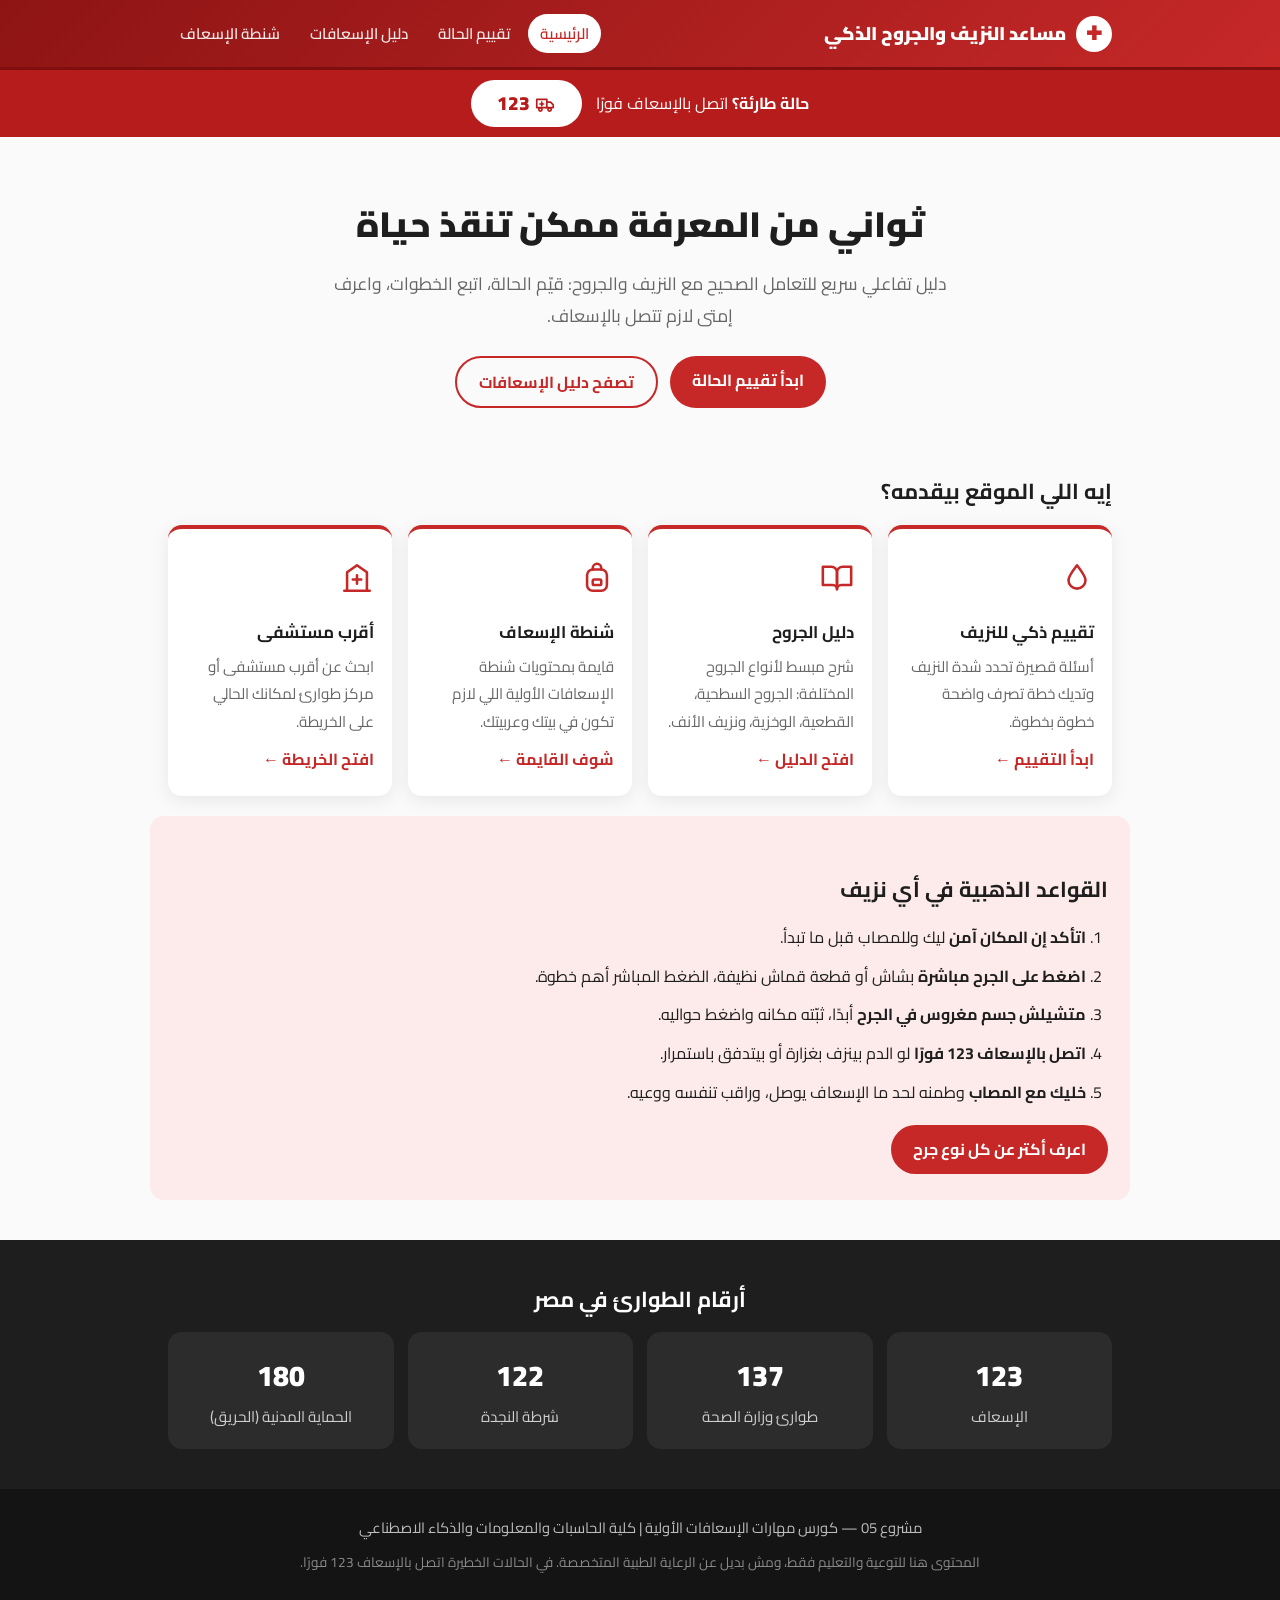
<file: index.html>
<!DOCTYPE html>
<html lang="ar" dir="rtl">
<head>
  <meta charset="UTF-8">
  <meta name="viewport" content="width=device-width, initial-scale=1.0">
  <title>مساعد النزيف والجروح الذكي | الرئيسية</title>
  <link rel="preconnect" href="https://fonts.googleapis.com">
  <link rel="preconnect" href="https://fonts.gstatic.com" crossorigin>
  <link href="https://fonts.googleapis.com/css2?family=Cairo:wght@400;600;700;900&display=swap" rel="stylesheet">
  <link rel="stylesheet" href="css/style.css">
</head>
<body>
  <header class="site-header">
    <div class="container header-inner">
      <a class="brand" href="index.html">
        <span class="brand-cross">✚</span>
        <span>مساعد النزيف والجروح الذكي</span>
      </a>
      <nav class="main-nav">
        <a href="index.html" class="active">الرئيسية</a>
        <a href="assessment.html">تقييم الحالة</a>
        <a href="guide.html">دليل الإسعافات</a>
        <a href="kit.html">شنطة الإسعاف</a>
      </nav>
    </div>
  </header>

  <section class="emergency-bar">
    <div class="container emergency-inner">
      <p><strong>حالة طارئة؟</strong> اتصل بالإسعاف فورًا</p>
      <a class="btn btn-emergency" href="tel:123"><svg class="icon" viewBox="0 0 24 24"><path d="M3 7h11v9H3z"/><path d="M14 10h4l3 3v3h-7"/><circle cx="7" cy="18" r="1.8"/><circle cx="17" cy="18" r="1.8"/><path d="M8.5 10v4M6.5 12h4"/></svg> 123</a>
    </div>
  </section>

  <main>
    <section class="hero">
      <div class="container">
        <h1>ثواني من المعرفة ممكن تنقذ حياة</h1>
        <p class="hero-sub">
          دليل تفاعلي سريع للتعامل الصحيح مع النزيف والجروح:
          قيّم الحالة، اتبع الخطوات، واعرف إمتى لازم تتصل بالإسعاف.
        </p>
        <div class="hero-actions">
          <a class="btn btn-primary" href="assessment.html">ابدأ تقييم الحالة</a>
          <a class="btn btn-outline" href="guide.html">تصفح دليل الإسعافات</a>
        </div>
      </div>
    </section>

    <section class="container features">
      <h2>إيه اللي الموقع بيقدمه؟</h2>
      <div class="cards-grid">
        <article class="card">
          <div class="card-icon"><svg class="icon" viewBox="0 0 24 24"><path d="M12 3c3.5 4.5 6 7.6 6 10.5a6 6 0 1 1-12 0C6 10.6 8.5 7.5 12 3z"/></svg></div>
          <h3>تقييم ذكي للنزيف</h3>
          <p>أسئلة قصيرة تحدد شدة النزيف وتديك خطة تصرف واضحة خطوة بخطوة.</p>
          <a href="assessment.html">ابدأ التقييم ←</a>
        </article>
        <article class="card">
          <div class="card-icon"><svg class="icon" viewBox="0 0 24 24"><path d="M2 4h6a4 4 0 0 1 4 4v12a3 3 0 0 0-3-3H2z"/><path d="M22 4h-6a4 4 0 0 0-4 4v12a3 3 0 0 1 3-3h7z"/></svg></div>
          <h3>دليل الجروح</h3>
          <p>شرح مبسط لأنواع الجروح المختلفة: الجروح السطحية، القطعية، الوخزية، ونزيف الأنف.</p>
          <a href="guide.html">افتح الدليل ←</a>
        </article>
        <article class="card">
          <div class="card-icon"><svg class="icon" viewBox="0 0 24 24"><path d="M9 6V5a3 3 0 0 1 6 0v1"/><rect x="5" y="6" width="14" height="15" rx="4"/><rect x="9" y="13" width="6" height="4" rx="1"/></svg></div>
          <h3>شنطة الإسعاف</h3>
          <p>قايمة بمحتويات شنطة الإسعافات الأولية اللي لازم تكون في بيتك وعربيتك.</p>
          <a href="kit.html">شوف القايمة ←</a>
        </article>
        <article class="card">
          <div class="card-icon"><svg class="icon" viewBox="0 0 24 24"><path d="M3 21h18"/><path d="M5 21V8l7-5 7 5v13"/><path d="M12 10v6M9 13h6"/></svg></div>
          <h3>أقرب مستشفى</h3>
          <p>ابحث عن أقرب مستشفى أو مركز طوارئ لمكانك الحالي على الخريطة.</p>
          <a href="https://www.google.com/maps/search/%D9%85%D8%B3%D8%AA%D8%B4%D9%81%D9%89+%D8%B7%D9%88%D8%A7%D8%B1%D8%A6" target="_blank" rel="noopener">افتح الخريطة ←</a>
        </article>
      </div>
    </section>

    <section class="container golden-rules">
      <h2>القواعد الذهبية في أي نزيف</h2>
      <ol class="rules-list">
        <li><strong>اتأكد إن المكان آمن</strong> ليك وللمصاب قبل ما تبدأ.</li>
        <li><strong>اضغط على الجرح مباشرة</strong> بشاش أو قطعة قماش نظيفة، الضغط المباشر أهم خطوة.</li>
        <li><strong>متشيلش جسم مغروس في الجرح</strong> أبدًا، ثبّته مكانه واضغط حواليه.</li>
        <li><strong>اتصل بالإسعاف 123 فورًا</strong> لو الدم بينزف بغزارة أو بيتدفق باستمرار.</li>
        <li><strong>خليك مع المصاب</strong> وطمنه لحد ما الإسعاف يوصل، وراقب تنفسه ووعيه.</li>
      </ol>
      <a class="btn btn-primary" href="guide.html">اعرف أكتر عن كل نوع جرح</a>
    </section>

    <section class="numbers-section">
      <div class="container">
        <h2>أرقام الطوارئ في مصر</h2>
        <div class="numbers-grid">
          <a class="number-card" href="tel:123"><span class="num">123</span><span class="label">الإسعاف</span></a>
          <a class="number-card" href="tel:137"><span class="num">137</span><span class="label">طوارئ وزارة الصحة</span></a>
          <a class="number-card" href="tel:122"><span class="num">122</span><span class="label">شرطة النجدة</span></a>
          <a class="number-card" href="tel:180"><span class="num">180</span><span class="label">الحماية المدنية (الحريق)</span></a>
        </div>
      </div>
    </section>
  </main>

  <footer class="site-footer">
    <div class="container">
      <p>مشروع 05 — كورس مهارات الإسعافات الأولية | كلية الحاسبات والمعلومات والذكاء الاصطناعي</p>
      <p class="disclaimer">المحتوى هنا للتوعية والتعليم فقط، ومش بديل عن الرعاية الطبية المتخصصة. في الحالات الخطيرة اتصل بالإسعاف 123 فورًا.</p>
    </div>
  </footer>
</body>
</html>
</file>
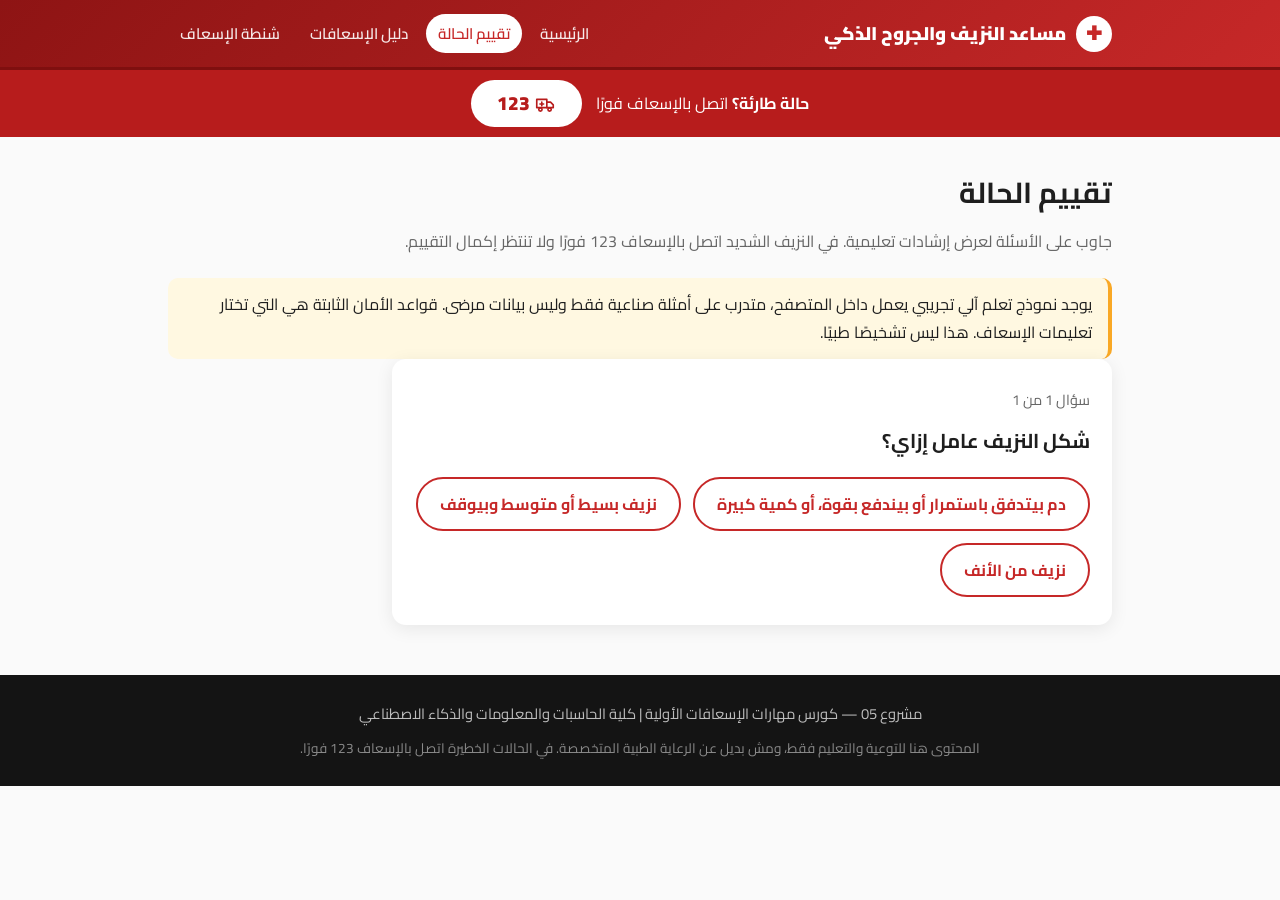
<file: assessment.html>
<!DOCTYPE html>
<html lang="ar" dir="rtl">
<head>
  <meta charset="UTF-8">
  <meta name="viewport" content="width=device-width, initial-scale=1.0">
  <title>تقييم الحالة | مساعد النزيف والجروح الذكي</title>
  <link rel="preconnect" href="https://fonts.googleapis.com">
  <link rel="preconnect" href="https://fonts.gstatic.com" crossorigin>
  <link href="https://fonts.googleapis.com/css2?family=Cairo:wght@400;600;700;900&display=swap" rel="stylesheet">
  <link rel="stylesheet" href="css/style.css">
</head>
<body>
  <header class="site-header">
    <div class="container header-inner">
      <a class="brand" href="index.html">
        <span class="brand-cross">✚</span>
        <span>مساعد النزيف والجروح الذكي</span>
      </a>
      <nav class="main-nav">
        <a href="index.html">الرئيسية</a>
        <a href="assessment.html" class="active">تقييم الحالة</a>
        <a href="guide.html">دليل الإسعافات</a>
        <a href="kit.html">شنطة الإسعاف</a>
      </nav>
    </div>
  </header>

  <section class="emergency-bar">
    <div class="container emergency-inner">
      <p><strong>حالة طارئة؟</strong> اتصل بالإسعاف فورًا</p>
      <a class="btn btn-emergency" href="tel:123"><svg class="icon" viewBox="0 0 24 24"><path d="M3 7h11v9H3z"/><path d="M14 10h4l3 3v3h-7"/><circle cx="7" cy="18" r="1.8"/><circle cx="17" cy="18" r="1.8"/><path d="M8.5 10v4M6.5 12h4"/></svg> 123</a>
    </div>
  </section>

  <main class="container page-main">
    <h1>تقييم الحالة</h1>
    <p class="page-intro">جاوب على الأسئلة لعرض إرشادات تعليمية. في النزيف الشديد اتصل بالإسعاف 123 فورًا ولا تنتظر إكمال التقييم.</p>

    <p class="note">يوجد نموذج تعلم آلي تجريبي يعمل داخل المتصفح، متدرب على أمثلة صناعية فقط وليس بيانات مرضى. قواعد الأمان الثابتة هي التي تختار تعليمات الإسعاف. هذا ليس تشخيصًا طبيًا.</p>

    <div id="assessment-app" class="assessment-box">
      <div id="question-area"></div>
      <div id="result-area" class="hidden"></div>
    </div>
  </main>

  <footer class="site-footer">
    <div class="container">
      <p>مشروع 05 — كورس مهارات الإسعافات الأولية | كلية الحاسبات والمعلومات والذكاء الاصطناعي</p>
      <p class="disclaimer">المحتوى هنا للتوعية والتعليم فقط، ومش بديل عن الرعاية الطبية المتخصصة. في الحالات الخطيرة اتصل بالإسعاف 123 فورًا.</p>
    </div>
  </footer>

  <script src="js/app.js"></script>
  <script src="model-weights.js"></script>
  <script src="ai-assessment.js"></script>
</body>
</html>
</file>
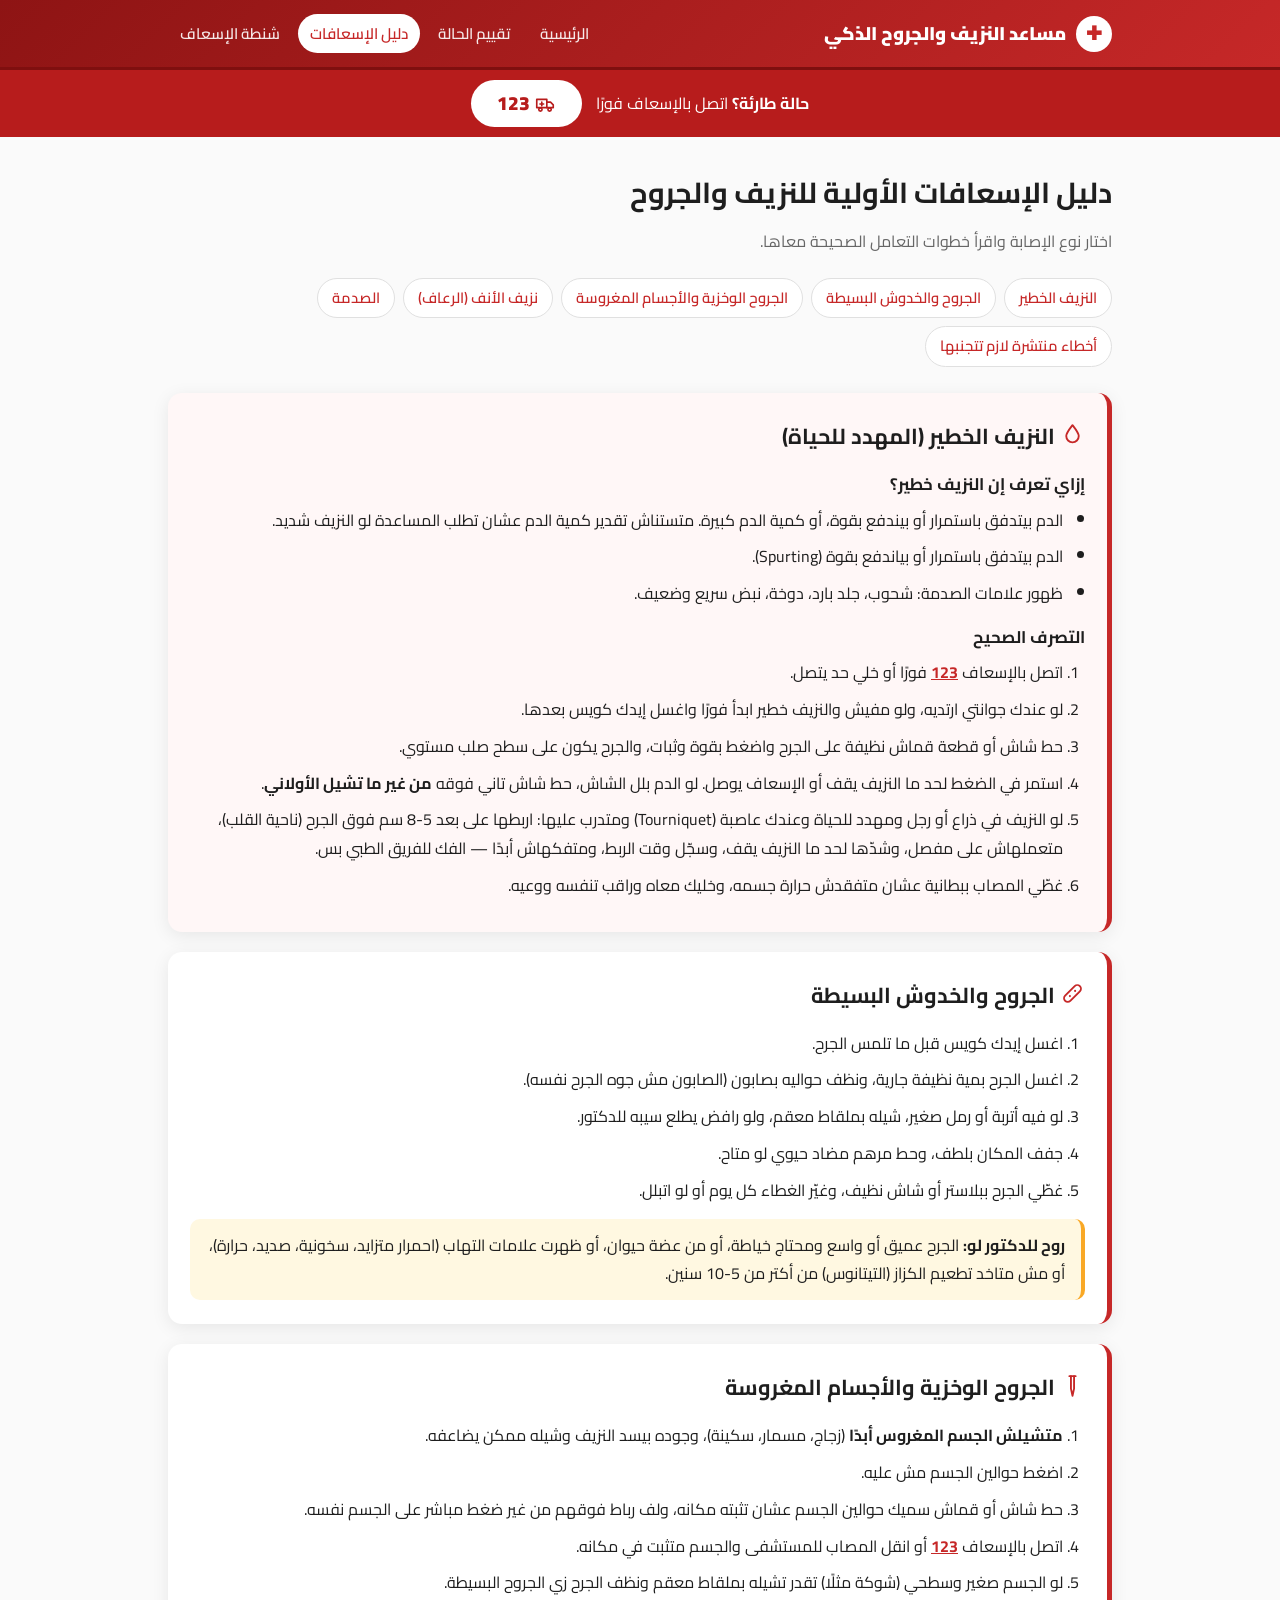
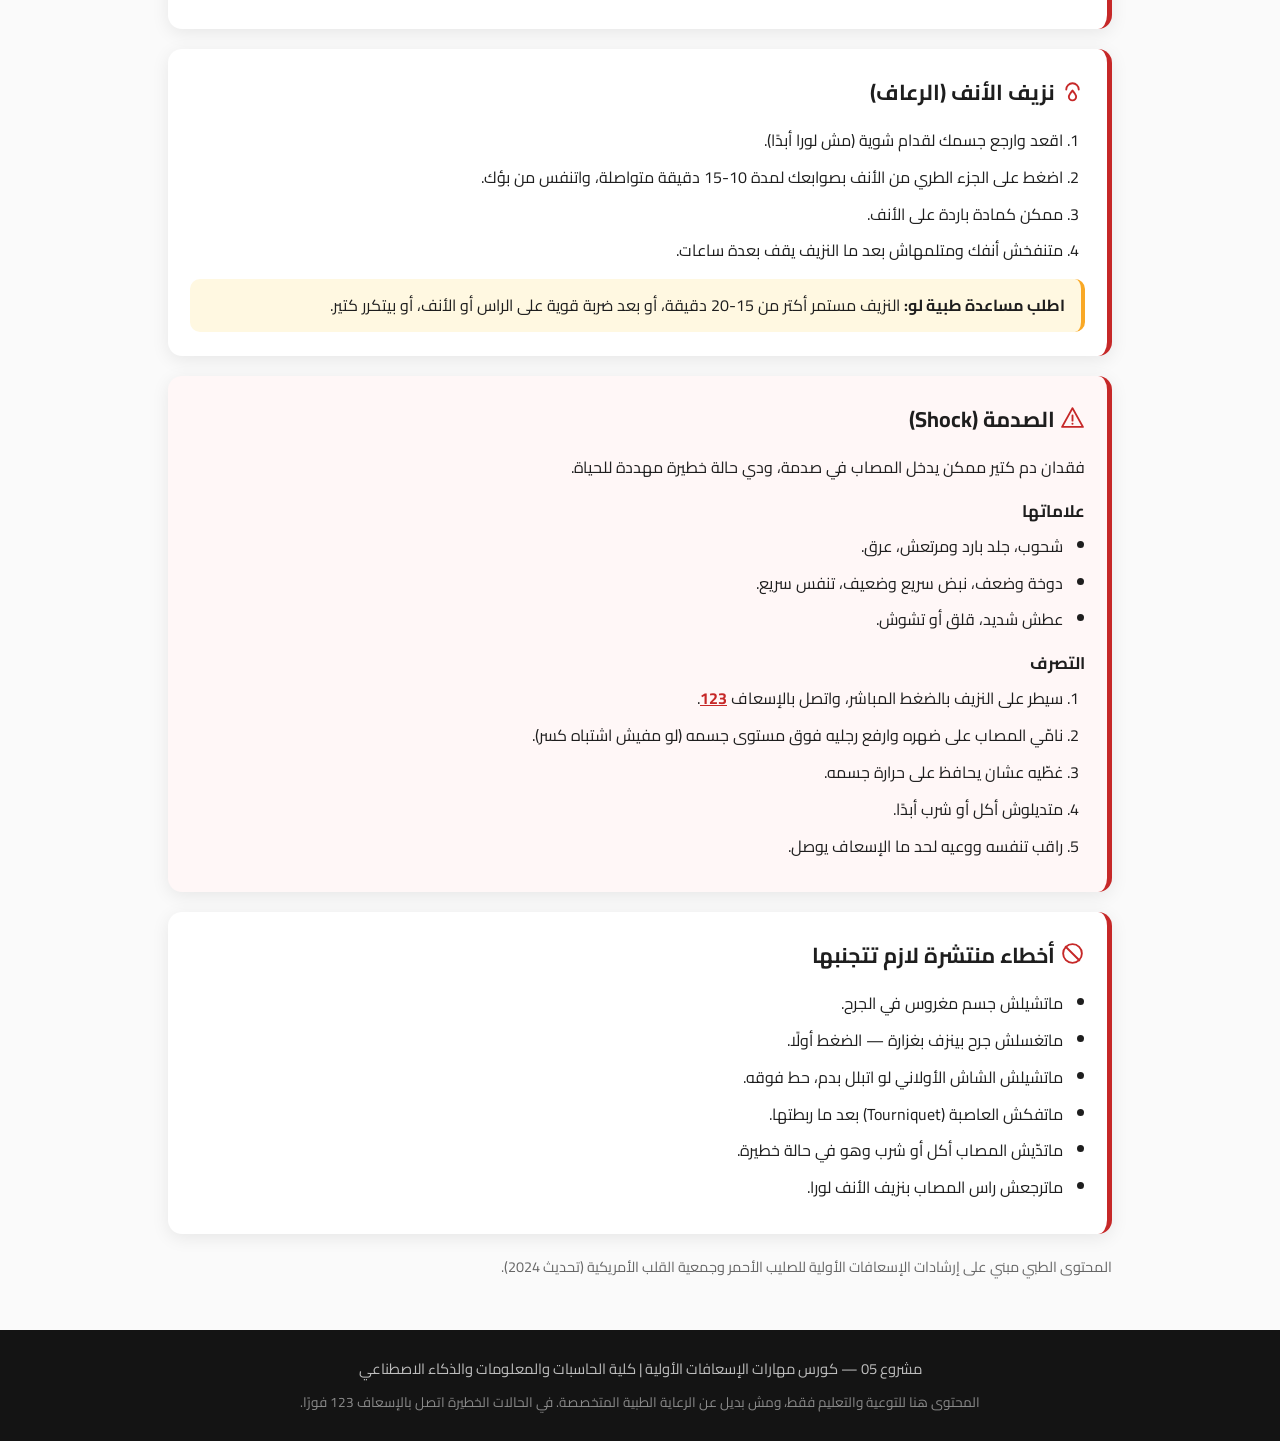
<file: guide.html>
<!DOCTYPE html>
<html lang="ar" dir="rtl">
<head>
  <meta charset="UTF-8">
  <meta name="viewport" content="width=device-width, initial-scale=1.0">
  <title>دليل الإسعافات | مساعد النزيف والجروح الذكي</title>
  <link rel="preconnect" href="https://fonts.googleapis.com">
  <link rel="preconnect" href="https://fonts.gstatic.com" crossorigin>
  <link href="https://fonts.googleapis.com/css2?family=Cairo:wght@400;600;700;900&display=swap" rel="stylesheet">
  <link rel="stylesheet" href="css/style.css">
</head>
<body>
  <header class="site-header">
    <div class="container header-inner">
      <a class="brand" href="index.html">
        <span class="brand-cross">✚</span>
        <span>مساعد النزيف والجروح الذكي</span>
      </a>
      <nav class="main-nav">
        <a href="index.html">الرئيسية</a>
        <a href="assessment.html">تقييم الحالة</a>
        <a href="guide.html" class="active">دليل الإسعافات</a>
        <a href="kit.html">شنطة الإسعاف</a>
      </nav>
    </div>
  </header>

  <section class="emergency-bar">
    <div class="container emergency-inner">
      <p><strong>حالة طارئة؟</strong> اتصل بالإسعاف فورًا</p>
      <a class="btn btn-emergency" href="tel:123"><svg class="icon" viewBox="0 0 24 24"><path d="M3 7h11v9H3z"/><path d="M14 10h4l3 3v3h-7"/><circle cx="7" cy="18" r="1.8"/><circle cx="17" cy="18" r="1.8"/><path d="M8.5 10v4M6.5 12h4"/></svg> 123</a>
    </div>
  </section>

  <main class="container page-main">
    <h1>دليل الإسعافات الأولية للنزيف والجروح</h1>
    <p class="page-intro">اختار نوع الإصابة واقرأ خطوات التعامل الصحيحة معاها.</p>

    <nav class="guide-toc">
      <a href="#severe">النزيف الخطير</a>
      <a href="#minor">الجروح والخدوش البسيطة</a>
      <a href="#puncture">الجروح الوخزية والأجسام المغروسة</a>
      <a href="#nosebleed">نزيف الأنف (الرعاف)</a>
      <a href="#shock">الصدمة</a>
      <a href="#donts">أخطاء منتشرة لازم تتجنبها</a>
    </nav>

    <article id="severe" class="guide-section danger">
      <h2><svg class="icon" viewBox="0 0 24 24"><path d="M12 3c3.5 4.5 6 7.6 6 10.5a6 6 0 1 1-12 0C6 10.6 8.5 7.5 12 3z"/></svg> النزيف الخطير (المهدد للحياة)</h2>
      <h3>إزاي تعرف إن النزيف خطير؟</h3>
      <ul>
        <li>الدم بيتدفق باستمرار أو بيندفع بقوة، أو كمية الدم كبيرة. متستناش تقدير كمية الدم عشان تطلب المساعدة لو النزيف شديد.</li>
        <li>الدم بيتدفق باستمرار أو بياندفع بقوة (Spurting).</li>
        <li>ظهور علامات الصدمة: شحوب، جلد بارد، دوخة، نبض سريع وضعيف.</li>
      </ul>
      <h3>التصرف الصحيح</h3>
      <ol>
        <li>اتصل بالإسعاف <a href="tel:123"><strong>123</strong></a> فورًا أو خلي حد يتصل.</li>
        <li>لو عندك جوانتي ارتديه، ولو مفيش والنزيف خطير ابدأ فورًا واغسل إيدك كويس بعدها.</li>
        <li>حط شاش أو قطعة قماش نظيفة على الجرح واضغط بقوة وثبات، والجرح يكون على سطح صلب مستوي.</li>
        <li>استمر في الضغط لحد ما النزيف يقف أو الإسعاف يوصل. لو الدم بلل الشاش، حط شاش تاني فوقه <strong>من غير ما تشيل الأولاني</strong>.</li>
        <li>لو النزيف في ذراع أو رجل ومهدد للحياة وعندك عاصبة (Tourniquet) ومتدرب عليها: اربطها على بعد 5-8 سم فوق الجرح (ناحية القلب)، متعملهاش على مفصل، وشدّها لحد ما النزيف يقف، وسجّل وقت الربط، ومتفكهاش أبدًا — الفك للفريق الطبي بس.</li>
        <li>غطّي المصاب ببطانية عشان متفقدش حرارة جسمه، وخليك معاه وراقب تنفسه ووعيه.</li>
      </ol>
    </article>

    <article id="minor" class="guide-section">
      <h2><svg class="icon" viewBox="0 0 24 24"><rect x="2" y="8.5" width="20" height="7" rx="3.5" transform="rotate(-45 12 12)"/><circle class="fill" cx="9.5" cy="14.5" r="1"/><circle class="fill" cx="14.5" cy="9.5" r="1"/></svg> الجروح والخدوش البسيطة</h2>
      <ol>
        <li>اغسل إيدك كويس قبل ما تلمس الجرح.</li>
        <li>اغسل الجرح بمية نظيفة جارية، ونظف حواليه بصابون (الصابون مش جوه الجرح نفسه).</li>
        <li>لو فيه أتربة أو رمل صغير، شيله بملقاط معقم، ولو رافض يطلع سيبه للدكتور.</li>
        <li>جفف المكان بلطف، وحط مرهم مضاد حيوي لو متاح.</li>
        <li>غطّي الجرح ببلاستر أو شاش نظيف، وغيّر الغطاء كل يوم أو لو اتبلل.</li>
      </ol>
      <div class="note">
        <strong>روح للدكتور لو:</strong> الجرح عميق أو واسع ومحتاج خياطة، أو من عضة حيوان، أو ظهرت علامات التهاب (احمرار متزايد، سخونية، صديد، حرارة)، أو مش متاخد تطعيم الكزاز (التيتانوس) من أكتر من 5-10 سنين.
      </div>
    </article>

    <article id="puncture" class="guide-section">
      <h2><svg class="icon" viewBox="0 0 24 24"><path d="M9 3h6"/><path d="M10.5 3v12l1.5 7 1.5-7V3"/></svg> الجروح الوخزية والأجسام المغروسة</h2>
      <ol>
        <li><strong>متشيلش الجسم المغروس أبدًا</strong> (زجاج، مسمار، سكينة)، وجوده بيسد النزيف وشيله ممكن يضاعفه.</li>
        <li>اضغط حوالين الجسم مش عليه.</li>
        <li>حط شاش أو قماش سميك حوالين الجسم عشان تثبته مكانه، ولف رباط فوقهم من غير ضغط مباشر على الجسم نفسه.</li>
        <li>اتصل بالإسعاف <a href="tel:123"><strong>123</strong></a> أو انقل المصاب للمستشفى والجسم متثبت في مكانه.</li>
        <li>لو الجسم صغير وسطحي (شوكة مثلًا) تقدر تشيله بملقاط معقم ونظف الجرح زي الجروح البسيطة.</li>
      </ol>
    </article>

    <article id="nosebleed" class="guide-section">
      <h2><svg class="icon" viewBox="0 0 24 24"><path d="M6 11a6 6 0 0 1 12 0"/><path d="M12 12c2 2.5 3.5 4.2 3.5 6a3.5 3.5 0 1 1-7 0c0-1.8 1.5-3.5 3.5-6z"/></svg> نزيف الأنف (الرعاف)</h2>
      <ol>
        <li>اقعد وارجع جسمك لقدام شوية (مش لورا أبدًا).</li>
        <li>اضغط على الجزء الطري من الأنف بصوابعك لمدة 10-15 دقيقة متواصلة، واتنفس من بؤك.</li>
        <li>ممكن كمادة باردة على الأنف.</li>
        <li>متنفخش أنفك ومتلمهاش بعد ما النزيف يقف بعدة ساعات.</li>
      </ol>
      <div class="note">
        <strong>اطلب مساعدة طبية لو:</strong> النزيف مستمر أكتر من 15-20 دقيقة، أو بعد ضربة قوية على الراس أو الأنف، أو بيتكرر كتير.
      </div>
    </article>

    <article id="shock" class="guide-section danger">
      <h2><svg class="icon" viewBox="0 0 24 24"><path d="M12 3 2 21h20z"/><path d="M12 10v5"/><circle class="fill" cx="12" cy="18" r="1"/></svg> الصدمة (Shock)</h2>
      <p>فقدان دم كتير ممكن يدخل المصاب في صدمة، ودي حالة خطيرة مهددة للحياة.</p>
      <h3>علاماتها</h3>
      <ul>
        <li>شحوب، جلد بارد ومرتعش، عرق.</li>
        <li>دوخة وضعف، نبض سريع وضعيف، تنفس سريع.</li>
        <li>عطش شديد، قلق أو تشوش.</li>
      </ul>
      <h3>التصرف</h3>
      <ol>
        <li>سيطر على النزيف بالضغط المباشر، واتصل بالإسعاف <a href="tel:123"><strong>123</strong></a>.</li>
        <li>نامّي المصاب على ضهره وارفع رجليه فوق مستوى جسمه (لو مفيش اشتباه كسر).</li>
        <li>غطّيه عشان يحافظ على حرارة جسمه.</li>
        <li>متديلوش أكل أو شرب أبدًا.</li>
        <li>راقب تنفسه ووعيه لحد ما الإسعاف يوصل.</li>
      </ol>
    </article>

    <article id="donts" class="guide-section">
      <h2><svg class="icon" viewBox="0 0 24 24"><circle cx="12" cy="12" r="9"/><path d="M5.5 5.5l13 13"/></svg> أخطاء منتشرة لازم تتجنبها</h2>
      <ul>
        <li>ماتشيلش جسم مغروس في الجرح.</li>
        <li>ماتغسلش جرح بينزف بغزارة — الضغط أولًا.</li>
        <li>ماتشيلش الشاش الأولاني لو اتبلل بدم، حط فوقه.</li>
        <li>ماتفكش العاصبة (Tourniquet) بعد ما ربطتها.</li>
        <li>ماتدّيش المصاب أكل أو شرب وهو في حالة خطيرة.</li>
        <li>ماترجعش راس المصاب بنزيف الأنف لورا.</li>
      </ul>
    </article>

    <p class="source-note">المحتوى الطبي مبني على إرشادات الإسعافات الأولية للصليب الأحمر وجمعية القلب الأمريكية (تحديث 2024).</p>
  </main>

  <footer class="site-footer">
    <div class="container">
      <p>مشروع 05 — كورس مهارات الإسعافات الأولية | كلية الحاسبات والمعلومات والذكاء الاصطناعي</p>
      <p class="disclaimer">المحتوى هنا للتوعية والتعليم فقط، ومش بديل عن الرعاية الطبية المتخصصة. في الحالات الخطيرة اتصل بالإسعاف 123 فورًا.</p>
    </div>
  </footer>
</body>
</html>
</file>
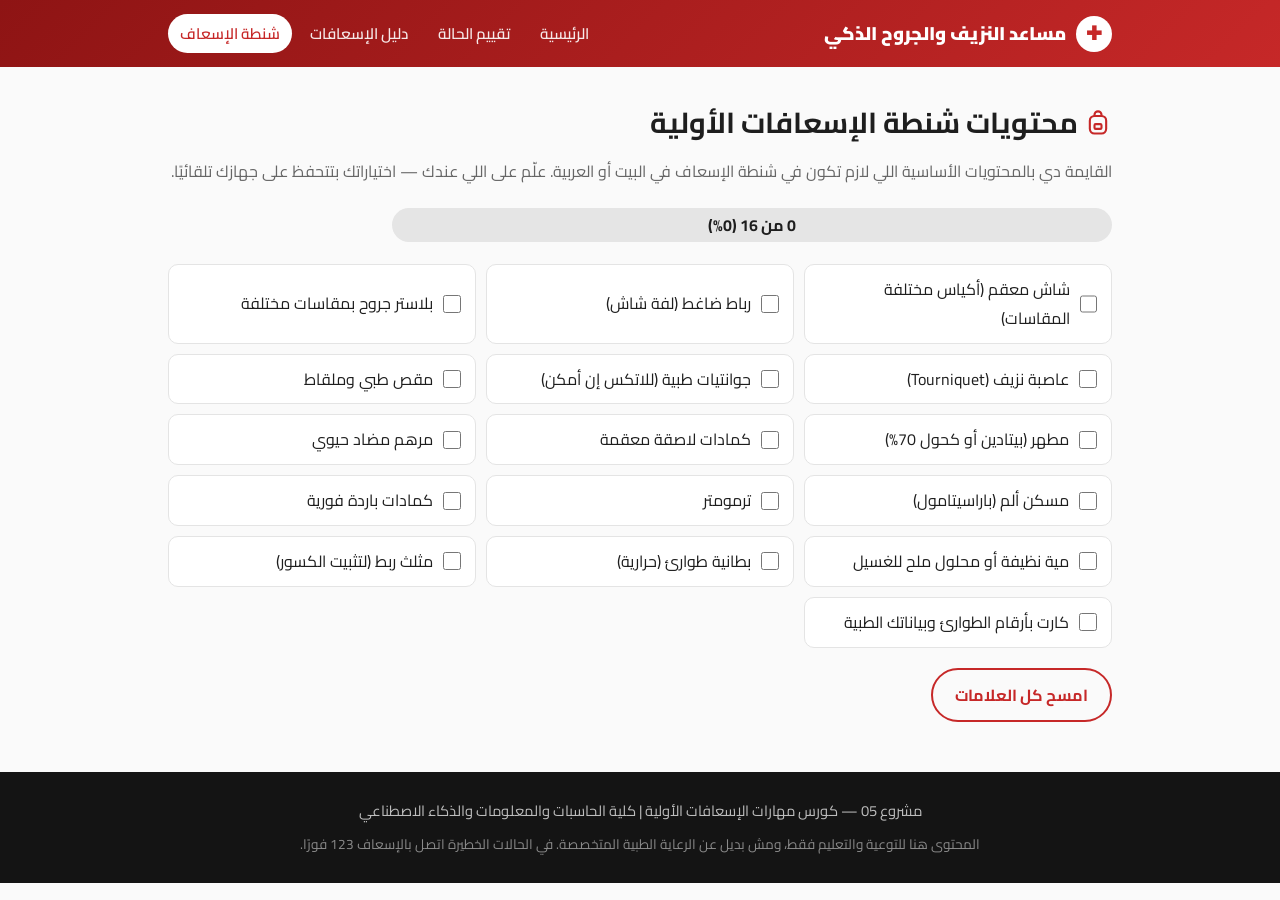
<file: kit.html>
<!DOCTYPE html>
<html lang="ar" dir="rtl">
<head>
  <meta charset="UTF-8">
  <meta name="viewport" content="width=device-width, initial-scale=1.0">
  <title>شنطة الإسعاف | مساعد النزيف والجروح الذكي</title>
  <link rel="preconnect" href="https://fonts.googleapis.com">
  <link rel="preconnect" href="https://fonts.gstatic.com" crossorigin>
  <link href="https://fonts.googleapis.com/css2?family=Cairo:wght@400;600;700;900&display=swap" rel="stylesheet">
  <link rel="stylesheet" href="css/style.css">
</head>
<body>
  <header class="site-header">
    <div class="container header-inner">
      <a class="brand" href="index.html">
        <span class="brand-cross">✚</span>
        <span>مساعد النزيف والجروح الذكي</span>
      </a>
      <nav class="main-nav">
        <a href="index.html">الرئيسية</a>
        <a href="assessment.html">تقييم الحالة</a>
        <a href="guide.html">دليل الإسعافات</a>
        <a href="kit.html" class="active">شنطة الإسعاف</a>
      </nav>
    </div>
  </header>

  <main class="container page-main">
    <h1><svg class="icon" viewBox="0 0 24 24"><path d="M9 6V5a3 3 0 0 1 6 0v1"/><rect x="5" y="6" width="14" height="15" rx="4"/><rect x="9" y="13" width="6" height="4" rx="1"/></svg> محتويات شنطة الإسعافات الأولية</h1>
    <p class="page-intro">
      القايمة دي بالمحتويات الأساسية اللي لازم تكون في شنطة الإسعاف في البيت أو العربية.
      علّم على اللي عندك — اختياراتك بتتحفظ على جهازك تلقائيًا.
    </p>

    <div class="kit-progress">
      <div class="kit-progress-bar" id="kit-progress-bar"></div>
      <span id="kit-progress-text">0 من 0</span>
    </div>

    <div id="kit-list" class="kit-list"></div>

    <button id="kit-reset" class="btn btn-outline">امسح كل العلامات</button>
  </main>

  <footer class="site-footer">
    <div class="container">
      <p>مشروع 05 — كورس مهارات الإسعافات الأولية | كلية الحاسبات والمعلومات والذكاء الاصطناعي</p>
      <p class="disclaimer">المحتوى هنا للتوعية والتعليم فقط، ومش بديل عن الرعاية الطبية المتخصصة. في الحالات الخطيرة اتصل بالإسعاف 123 فورًا.</p>
    </div>
  </footer>

  <script src="js/app.js"></script>
</body>
</html>
</file>
<file: css/style.css>
/* مساعد النزيف والجروح الذكي — Project 05 */

:root {
  --red: #c62828;
  --red-dark: #8e1414;
  --red-light: #fdeaea;
  --ink: #1e1e1e;
  --muted: #666;
  --bg: #fafafa;
  --card: #ffffff;
  --radius: 14px;
  --shadow: 0 4px 18px rgba(0, 0, 0, 0.08);
}

* { box-sizing: border-box; margin: 0; padding: 0; }

body {
  font-family: "Cairo", "Segoe UI", Tahoma, Arial, sans-serif;
  background: var(--bg);
  color: var(--ink);
  line-height: 1.8;
}

.container { max-width: 980px; margin: 0 auto; padding: 0 18px; }

a { color: var(--red); }

h1 { font-size: 1.8rem; margin-bottom: 8px; }
h2 { font-size: 1.35rem; margin: 28px 0 14px; }
h3 { font-size: 1.05rem; margin: 14px 0 6px; }

/* Header */
.site-header {
  background: linear-gradient(135deg, var(--red-dark), var(--red));
  color: #fff;
  padding: 14px 0;
}
.header-inner {
  display: flex;
  align-items: center;
  justify-content: space-between;
  flex-wrap: wrap;
  gap: 10px;
}
.brand {
  display: flex;
  align-items: center;
  gap: 10px;
  color: #fff;
  text-decoration: none;
  font-weight: 900;
  font-size: 1.15rem;
}
.brand-cross {
  background: #fff;
  color: var(--red);
  width: 36px;
  height: 36px;
  border-radius: 50%;
  display: inline-flex;
  align-items: center;
  justify-content: center;
  font-size: 1.2rem;
}
.main-nav { display: flex; gap: 6px; flex-wrap: wrap; }
.main-nav a {
  color: #fff;
  text-decoration: none;
  padding: 6px 12px;
  border-radius: 999px;
  font-weight: 600;
  font-size: 0.95rem;
  opacity: 0.9;
}
.main-nav a:hover { opacity: 1; background: rgba(255, 255, 255, 0.15); }
.main-nav a.active { background: #fff; color: var(--red); opacity: 1; }

/* Emergency bar */
.emergency-bar {
  background: #b71c1c;
  border-top: 3px solid #7f0f0f;
  color: #fff;
}
.emergency-inner {
  display: flex;
  align-items: center;
  justify-content: center;
  gap: 14px;
  padding: 10px 18px;
  flex-wrap: wrap;
}
.emergency-inner p { font-size: 1rem; }

/* Buttons */
.btn {
  display: inline-block;
  padding: 10px 22px;
  border-radius: 999px;
  font-weight: 700;
  text-decoration: none;
  border: none;
  cursor: pointer;
  font-size: 1rem;
  font-family: inherit;
  transition: transform 0.12s ease, box-shadow 0.12s ease;
}
.btn:hover { transform: translateY(-1px); box-shadow: var(--shadow); }
.btn-primary { background: var(--red); color: #fff; }
.btn-outline { background: transparent; color: var(--red); border: 2px solid var(--red); }
.btn-emergency {
  background: #fff;
  color: #b71c1c;
  font-size: 1.2rem;
  font-weight: 900;
  padding: 6px 26px;
  animation: pulse 1.6s infinite;
}
@keyframes pulse {
  0%, 100% { box-shadow: 0 0 0 0 rgba(255, 255, 255, 0.55); }
  55% { box-shadow: 0 0 0 12px rgba(255, 255, 255, 0); }
}

/* Hero */
.hero { padding: 56px 0 36px; text-align: center; }
.hero h1 { font-size: 2.2rem; font-weight: 900; }
.hero-sub {
  max-width: 620px;
  margin: 12px auto 24px;
  color: var(--muted);
  font-size: 1.1rem;
}
.hero-actions { display: flex; gap: 12px; justify-content: center; flex-wrap: wrap; }

/* Cards */
.cards-grid {
  display: grid;
  grid-template-columns: repeat(auto-fit, minmax(210px, 1fr));
  gap: 16px;
  margin-bottom: 20px;
}
.card {
  background: var(--card);
  border-radius: var(--radius);
  box-shadow: var(--shadow);
  padding: 22px 18px;
  border-top: 4px solid var(--red);
}
.card-icon { font-size: 2rem; }
.card h3 { margin: 8px 0 6px; }
.card p { color: var(--muted); font-size: 0.95rem; margin-bottom: 10px; }
.card a { font-weight: 700; text-decoration: none; }

/* Golden rules */
.golden-rules {
  background: var(--red-light);
  border-radius: var(--radius);
  padding: 26px 22px;
  margin-bottom: 40px;
}
.rules-list { padding-right: 22px; margin-bottom: 18px; }
.rules-list li { margin-bottom: 10px; }

/* Emergency numbers */
.numbers-section {
  background: var(--ink);
  color: #fff;
  padding: 40px 0;
  margin-bottom: 0;
}
.numbers-section h2 { text-align: center; margin-top: 0; }
.numbers-grid {
  display: grid;
  grid-template-columns: repeat(auto-fit, minmax(150px, 1fr));
  gap: 14px;
}
.number-card {
  background: #2c2c2c;
  border-radius: var(--radius);
  padding: 18px 10px;
  text-align: center;
  text-decoration: none;
  color: #fff;
  transition: background 0.15s ease;
}
.number-card:hover { background: var(--red); }
.number-card .num { display: block; font-size: 1.8rem; font-weight: 900; }
.number-card .label { color: #cfcfcf; font-size: 0.95rem; }
.number-card:hover .label { color: #fff; }

/* Generic page */
.page-main { padding: 30px 18px 50px; }
.page-intro { color: var(--muted); margin-bottom: 22px; }

/* Assessment */
.assessment-box {
  background: var(--card);
  border-radius: var(--radius);
  box-shadow: var(--shadow);
  padding: 28px 22px;
  max-width: 720px;
}
.question-title { font-size: 1.25rem; font-weight: 700; margin-bottom: 18px; }
.answers { display: flex; gap: 12px; flex-wrap: wrap; }
.answers .btn { min-width: 140px; text-align: center; }
.stepper { color: var(--muted); font-size: 0.9rem; margin-bottom: 10px; }

.result-card { border-radius: var(--radius); padding: 22px; }
.result-card.urgent { background: #fdeaea; border: 2px solid var(--red); }
.result-card.calm { background: #eef6ee; border: 2px solid #2e7d32; }
.result-card h2 { margin-top: 0; }
.result-card .badge {
  display: inline-block;
  padding: 3px 14px;
  border-radius: 999px;
  font-weight: 700;
  font-size: 0.9rem;
  margin-bottom: 10px;
}
.result-card.urgent .badge { background: var(--red); color: #fff; }
.result-card.calm .badge { background: #2e7d32; color: #fff; }
.result-card ol, .result-card ul { padding-right: 22px; margin: 10px 0 16px; }
.result-card li { margin-bottom: 8px; }
.result-actions { display: flex; gap: 10px; flex-wrap: wrap; margin-top: 12px; }

.hidden { display: none; }

/* Guide */
.guide-toc {
  display: flex;
  gap: 8px;
  flex-wrap: wrap;
  margin-bottom: 26px;
}
.guide-toc a {
  background: var(--card);
  border: 1px solid #e0e0e0;
  border-radius: 999px;
  padding: 6px 14px;
  text-decoration: none;
  font-weight: 600;
  font-size: 0.92rem;
}
.guide-toc a:hover { border-color: var(--red); }

.guide-section {
  background: var(--card);
  border-radius: var(--radius);
  box-shadow: var(--shadow);
  padding: 24px 22px;
  margin-bottom: 20px;
  border-right: 5px solid var(--red);
}
.guide-section.danger { background: #fff7f7; }
.guide-section h2 { margin-top: 0; }
.guide-section ul, .guide-section ol { padding-right: 22px; }
.guide-section li { margin-bottom: 8px; }
.note {
  background: #fff8e1;
  border-radius: 10px;
  padding: 12px 16px;
  margin-top: 14px;
  border-right: 4px solid #f9a825;
}
.source-note { color: var(--muted); font-size: 0.9rem; margin-top: 10px; }

/* Kit checklist */
.kit-progress {
  position: relative;
  background: #e5e5e5;
  border-radius: 999px;
  height: 34px;
  overflow: hidden;
  margin-bottom: 22px;
  max-width: 720px;
}
.kit-progress-bar {
  position: absolute;
  inset: 0 auto 0 0;
  width: 0;
  background: linear-gradient(90deg, var(--red), #e57373);
  transition: width 0.25s ease;
}
.kit-progress span {
  position: relative;
  z-index: 1;
  display: inline-block;
  width: 100%;
  text-align: center;
  font-weight: 700;
  line-height: 34px;
}
.kit-list {
  display: grid;
  grid-template-columns: repeat(auto-fill, minmax(260px, 1fr));
  gap: 10px;
  margin-bottom: 20px;
}
.kit-item {
  background: var(--card);
  border: 1px solid #e4e4e4;
  border-radius: 10px;
  padding: 10px 14px;
  display: flex;
  align-items: center;
  gap: 10px;
  cursor: pointer;
  user-select: none;
}
.kit-item input { width: 18px; height: 18px; accent-color: var(--red); cursor: pointer; }
.kit-item.checked { background: var(--red-light); border-color: var(--red); }
.kit-item.checked .kit-label { text-decoration: line-through; color: var(--muted); }

/* Icons (inline SVG, works without emoji fonts) */
.icon {
  width: 22px;
  height: 22px;
  vertical-align: -4px;
  fill: none;
  stroke: currentColor;
  stroke-width: 1.8;
  stroke-linecap: round;
  stroke-linejoin: round;
}
.icon .fill { fill: currentColor; stroke: none; }
.card-icon { color: var(--red); }
.card-icon .icon { width: 34px; height: 34px; }
.btn-emergency .icon { width: 22px; height: 22px; vertical-align: -5px; }
.guide-section h2 .icon { width: 25px; height: 25px; vertical-align: -3px; color: var(--red); }
.badge .icon { width: 15px; height: 15px; vertical-align: -2px; }
h1 .icon { width: 28px; height: 28px; vertical-align: -4px; color: var(--red); }

/* Footer */
.site-footer {
  background: #141414;
  color: #bdbdbd;
  text-align: center;
  padding: 26px 18px;
  font-size: 0.92rem;
}
.site-footer .disclaimer { margin-top: 8px; font-size: 0.85rem; color: #8a8a8a; }

@media (max-width: 560px) {
  .hero h1 { font-size: 1.6rem; }
  .main-nav a { font-size: 0.85rem; padding: 5px 9px; }
  h1 { font-size: 1.4rem; }
  }
</file>
